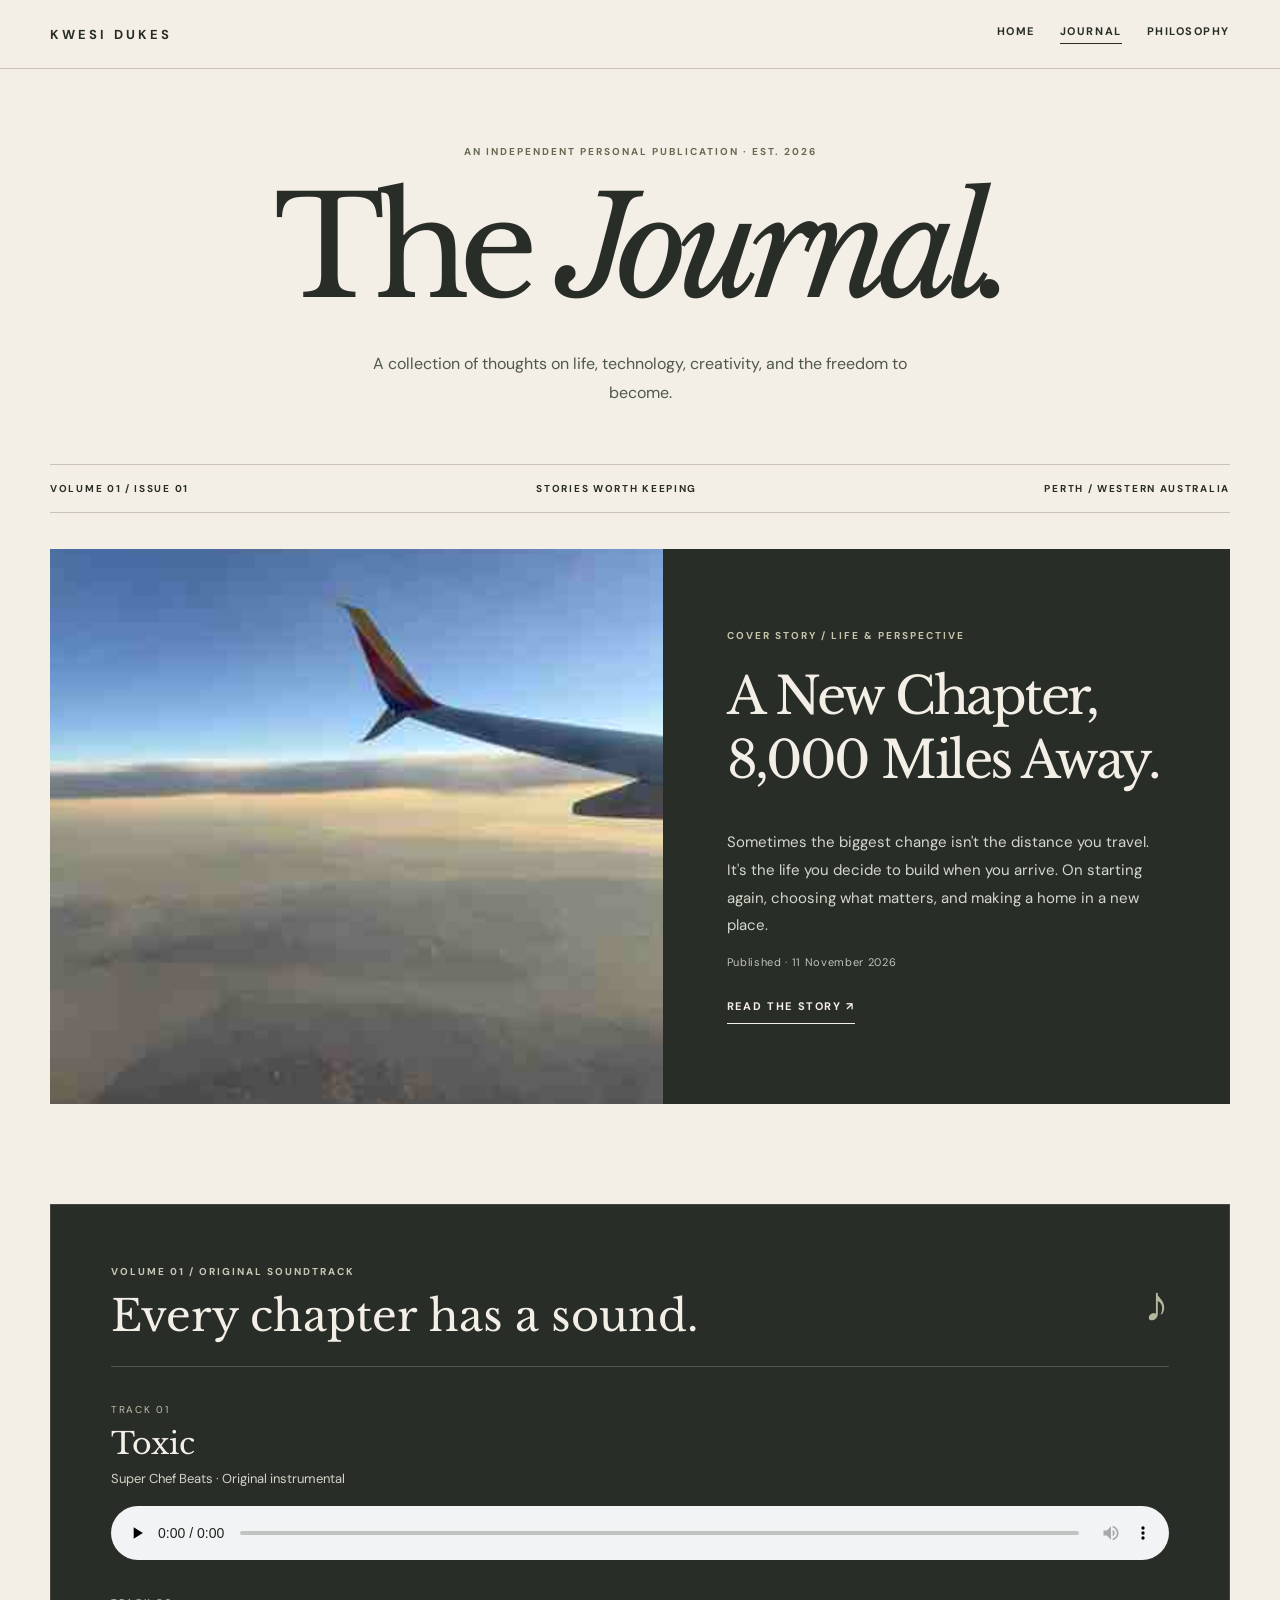
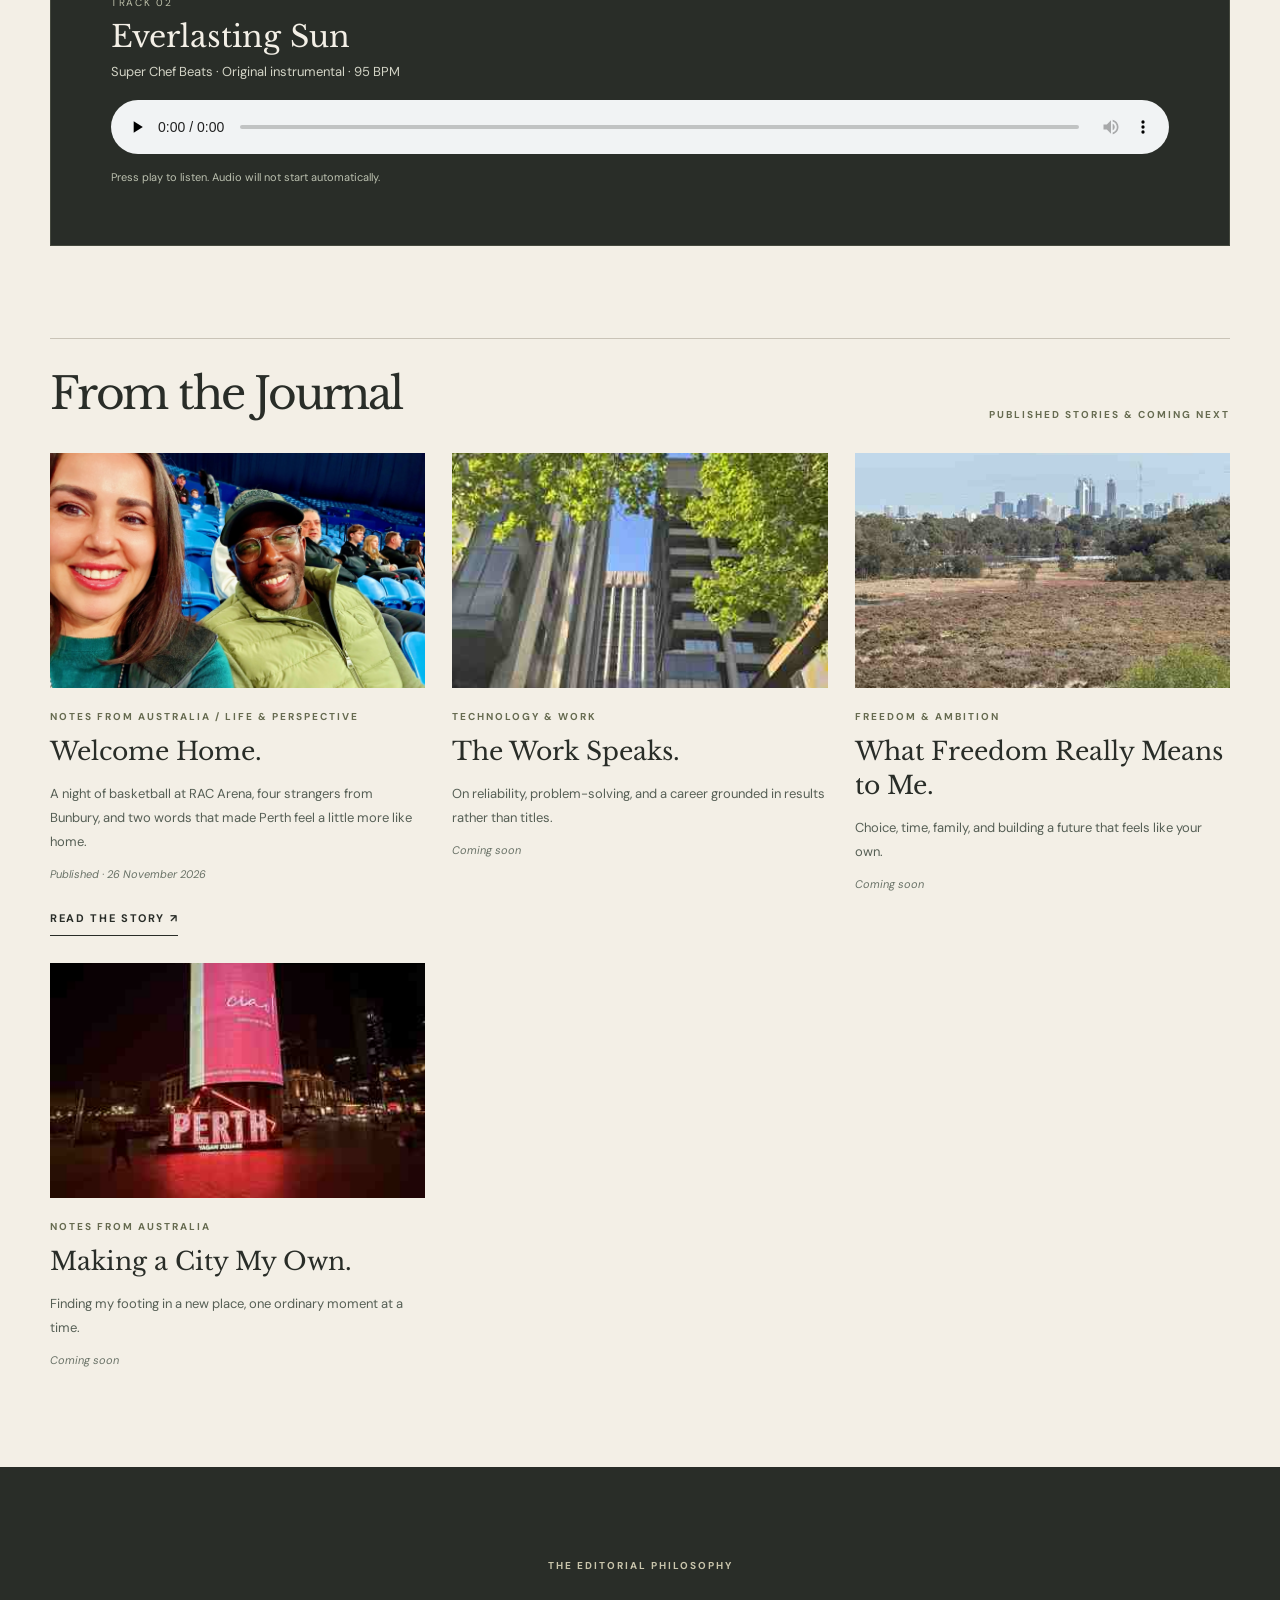
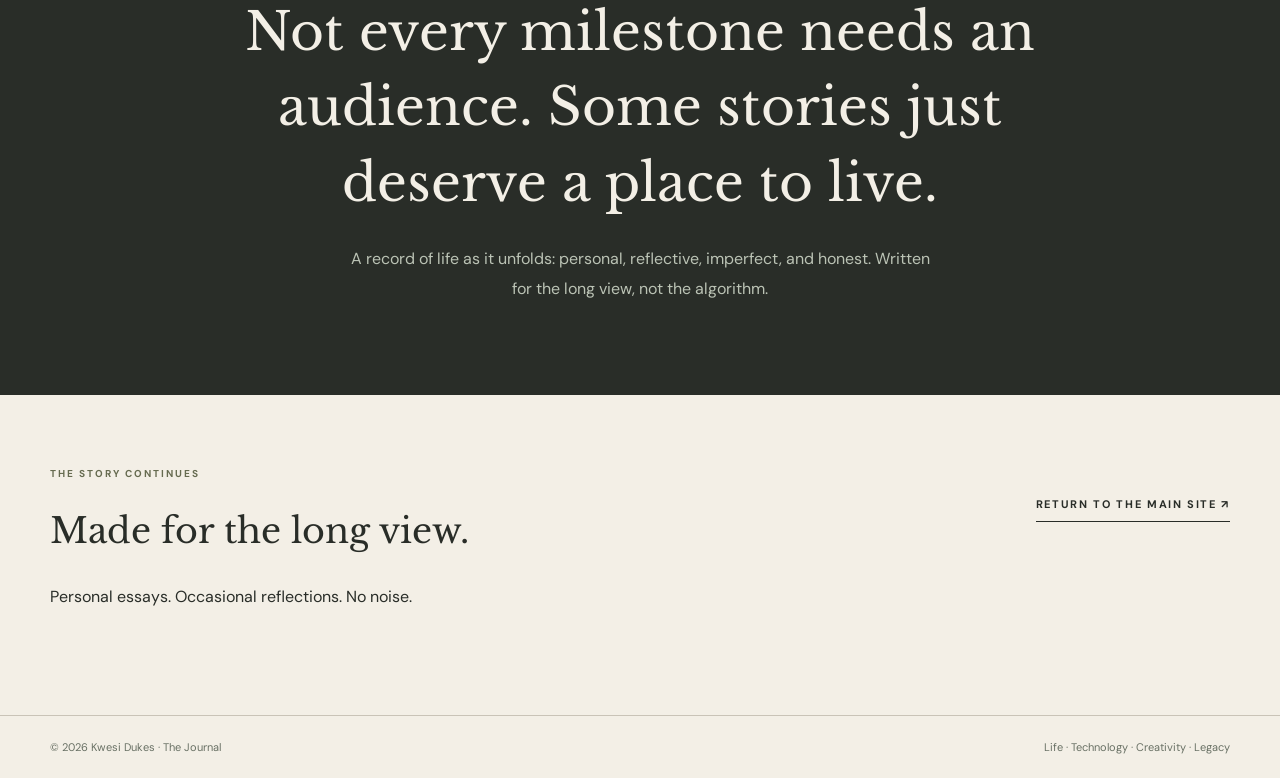
<file: journal/index.html>
<!doctype html><html lang="en"><head><meta charset="utf-8"><meta name="viewport" content="width=device-width,initial-scale=1"><meta name="theme-color" content="#292d28"><meta name="description" content="The Journal by Kwesi Dukes. Personal essays on life, technology, creativity, and building freedom."><link rel="canonical" href="https://kwesidukes.au/journal/"><title>The Journal | Kwesi Dukes</title><link rel="stylesheet" href="/journal/assets/style.css"></head><body><a class="skip" href="#main">Skip to content</a><header class="header"><a class="brand" href="/">KWESI DUKES</a><nav class="nav" aria-label="Primary"><a href="/">Home</a><a href="/journal/" aria-current="page">Journal</a><a href="#philosophy">Philosophy</a></nav></header><main id="main" class="wrap"><section class="mast"><div class="eyebrow">An independent personal publication · Est. 2026</div><h1>The <em>Journal.</em></h1><p>A collection of thoughts on life, technology, creativity, and the freedom to become.</p></section><div class="rule"><span>Volume 01 / Issue 01</span><span>Stories worth keeping</span><span>Perth / Western Australia</span></div><section class="feature" aria-labelledby="featured"><div class="art"><img src="/journal/assets/photos/flight.jpg" alt="Airplane wing above a sunlit landscape" fetchpriority="high"></div><div class="feature-copy"><div class="meta">Cover story / Life & perspective</div><h2 id="featured">A New Chapter, 8,000 Miles Away.</h2><p>Sometimes the biggest change isn't the distance you travel. It's the life you decide to build when you arrive. On starting again, choosing what matters, and making a home in a new place.</p><div class="fine">Published · 11 November 2026</div><a class="read" href="/journal/a-new-chapter/">Read the story ↗</a></div></section><section class="soundtrack" aria-labelledby="soundtrack-title"><div class="soundtrack-heading"><div><div class="eyebrow">Volume 01 / Original soundtrack</div><h2 id="soundtrack-title">Every chapter has a sound.</h2></div><span class="soundtrack-symbol" aria-hidden="true">♪</span></div><div class="track-detail"><div><span class="track-number">Track 01</span><h3>Toxic</h3><p>Super Chef Beats · Original instrumental</p></div></div><audio controls preload="none" aria-label="Play Toxic by Super Chef Beats"><source src="https://d2ol7oe51mr4n9.cloudfront.net/user_3KXMnQRZBMOCVnfVsOdpJRZrMG2/7170dc75-3847-48ef-bcc7-d3e44967b0ee.mp3" type="audio/mpeg">Your browser does not support audio playback. <a href="https://d2ol7oe51mr4n9.cloudfront.net/user_3KXMnQRZBMOCVnfVsOdpJRZrMG2/7170dc75-3847-48ef-bcc7-d3e44967b0ee.mp3">Listen to Toxic</a>.</audio><div class="track-detail"><div><span class="track-number">Track 02</span><h3>Everlasting Sun</h3><p>Super Chef Beats · Original instrumental · 95 BPM</p></div></div><audio controls preload="none" aria-label="Play Everlasting Sun by Super Chef Beats"><source src="/journal/assets/audio/everlasting-sun.mp3" type="audio/mpeg">Your browser does not support audio playback. <a href="/journal/assets/audio/everlasting-sun.mp3">Listen to Everlasting Sun</a>.</audio><p class="soundtrack-note">Press play to listen. Audio will not start automatically.</p></section><section id="stories"><div class="section-title"><h2>From the Journal</h2><span class="label">Published stories &amp; coming next</span></div><div class="cards"><article class="card"><img class="card-art" src="/journal/assets/photos/welcome-home.jpg" alt="Kwesi and Yas smiling together at RAC Arena in Perth" loading="lazy" style="object-position:center 30%"><div class="meta">Notes from Australia / Life & perspective</div><h3>Welcome Home.</h3><p>A night of basketball at RAC Arena, four strangers from Bunbury, and two words that made Perth feel a little more like home.</p><div class="note">Published · 26 November 2026</div><a class="read" href="/journal/welcome-home/">Read the story ↗</a></article><article class="card"><img class="card-art" src="/journal/assets/photos/city-canopy.jpg" alt="Perth buildings framed by trees" loading="lazy"><div class="meta">Technology & work</div><h3>The Work Speaks.</h3><p>On reliability, problem-solving, and a career grounded in results rather than titles.</p><div class="note">Coming soon</div></article><article class="card"><img class="card-art" src="/journal/assets/photos/perth-skyline.jpg" alt="Perth skyline above green wetlands" loading="lazy"><div class="meta">Freedom & ambition</div><h3>What Freedom Really Means to Me.</h3><p>Choice, time, family, and building a future that feels like your own.</p><div class="note">Coming soon</div></article><article class="card"><img class="card-art" src="/journal/assets/photos/perth-night.jpg" alt="Illuminated Perth sign at night" loading="lazy"><div class="meta">Notes from Australia</div><h3>Making a City My Own.</h3><p>Finding my footing in a new place, one ordinary moment at a time.</p><div class="note">Coming soon</div></article></div></section></main><section class="manifesto" id="philosophy"><div class="eyebrow">The editorial philosophy</div><h2>Not every milestone needs an audience. Some stories just deserve a place to live.</h2><p>A record of life as it unfolds: personal, reflective, imperfect, and honest. Written for the long view, not the algorithm.</p></section><div class="wrap closing"><div><div class="eyebrow">The story continues</div><h2>Made for the long view.</h2><p>Personal essays. Occasional reflections. No noise.</p></div><a class="read" href="/">Return to the main site ↗</a></div><footer class="footer"><span>© 2026 Kwesi Dukes · The Journal</span><span>Life · Technology · Creativity · Legacy</span></footer></body></html>
</file>
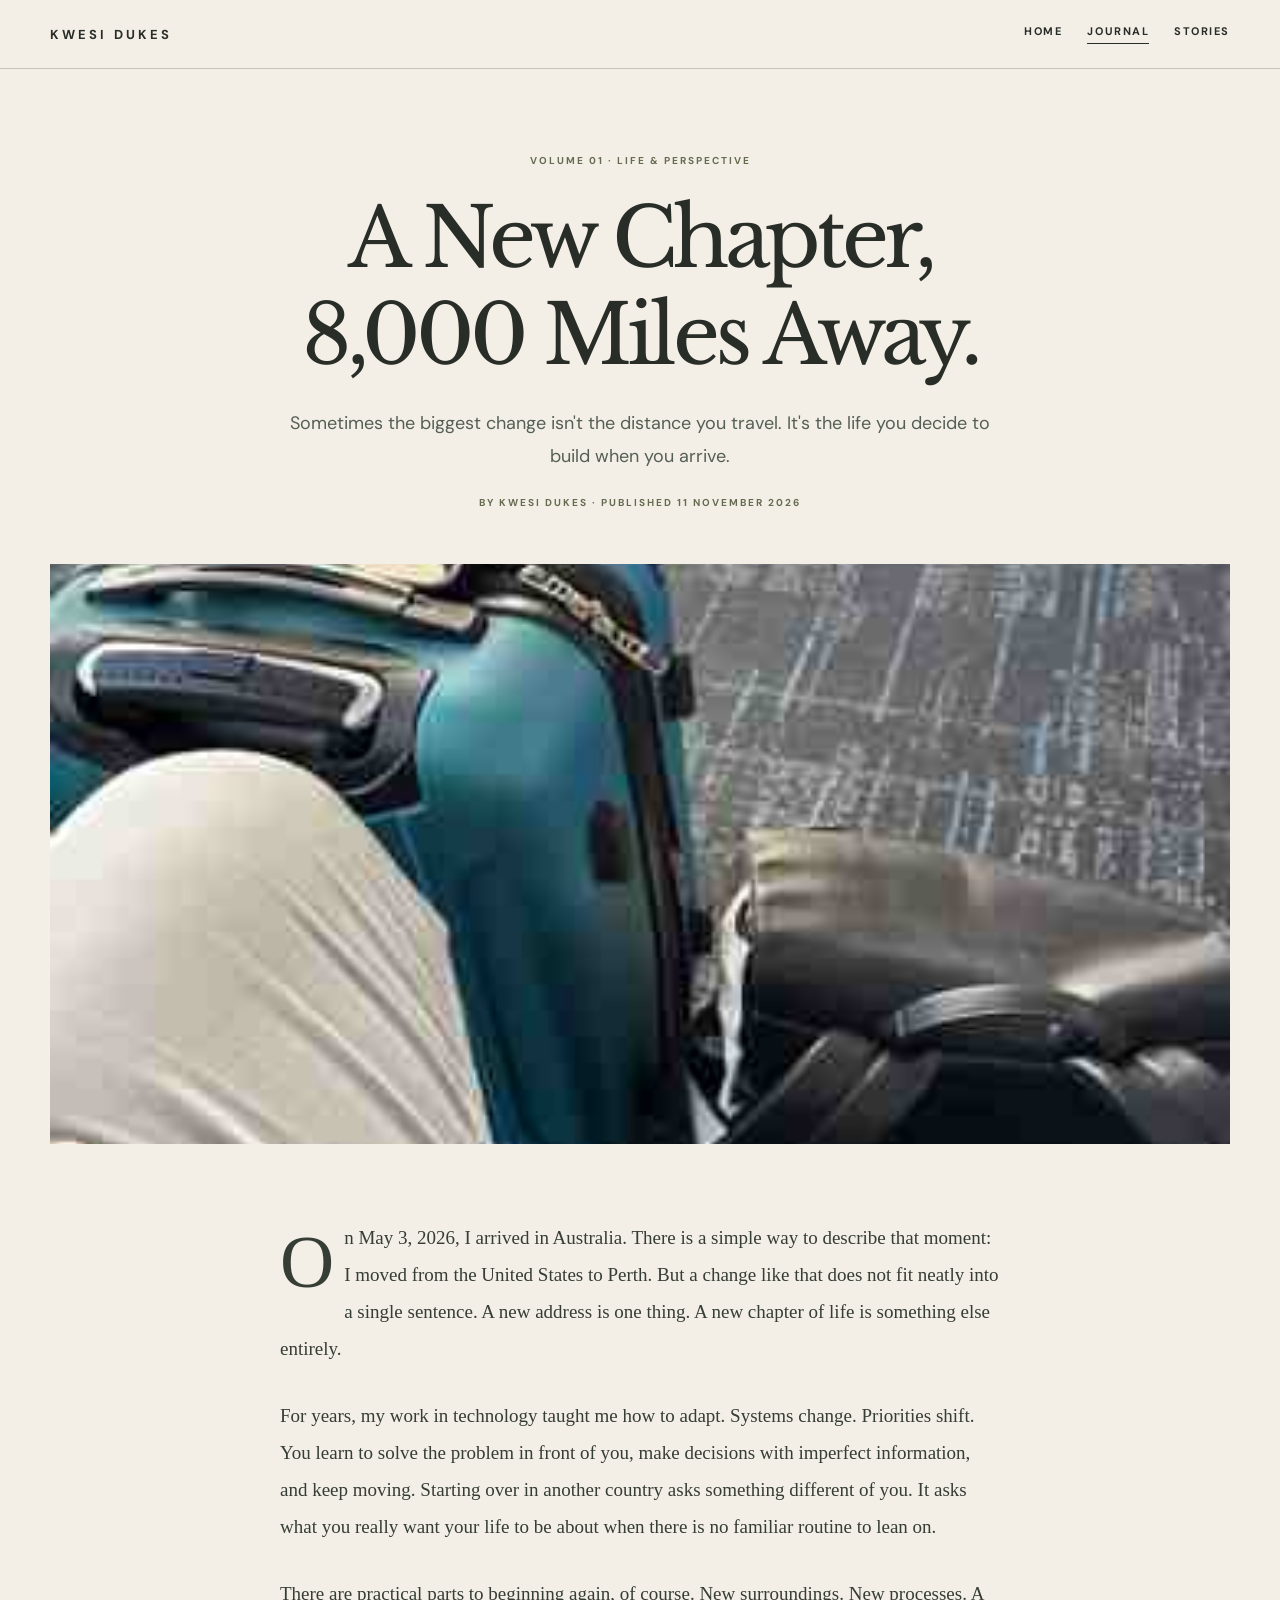
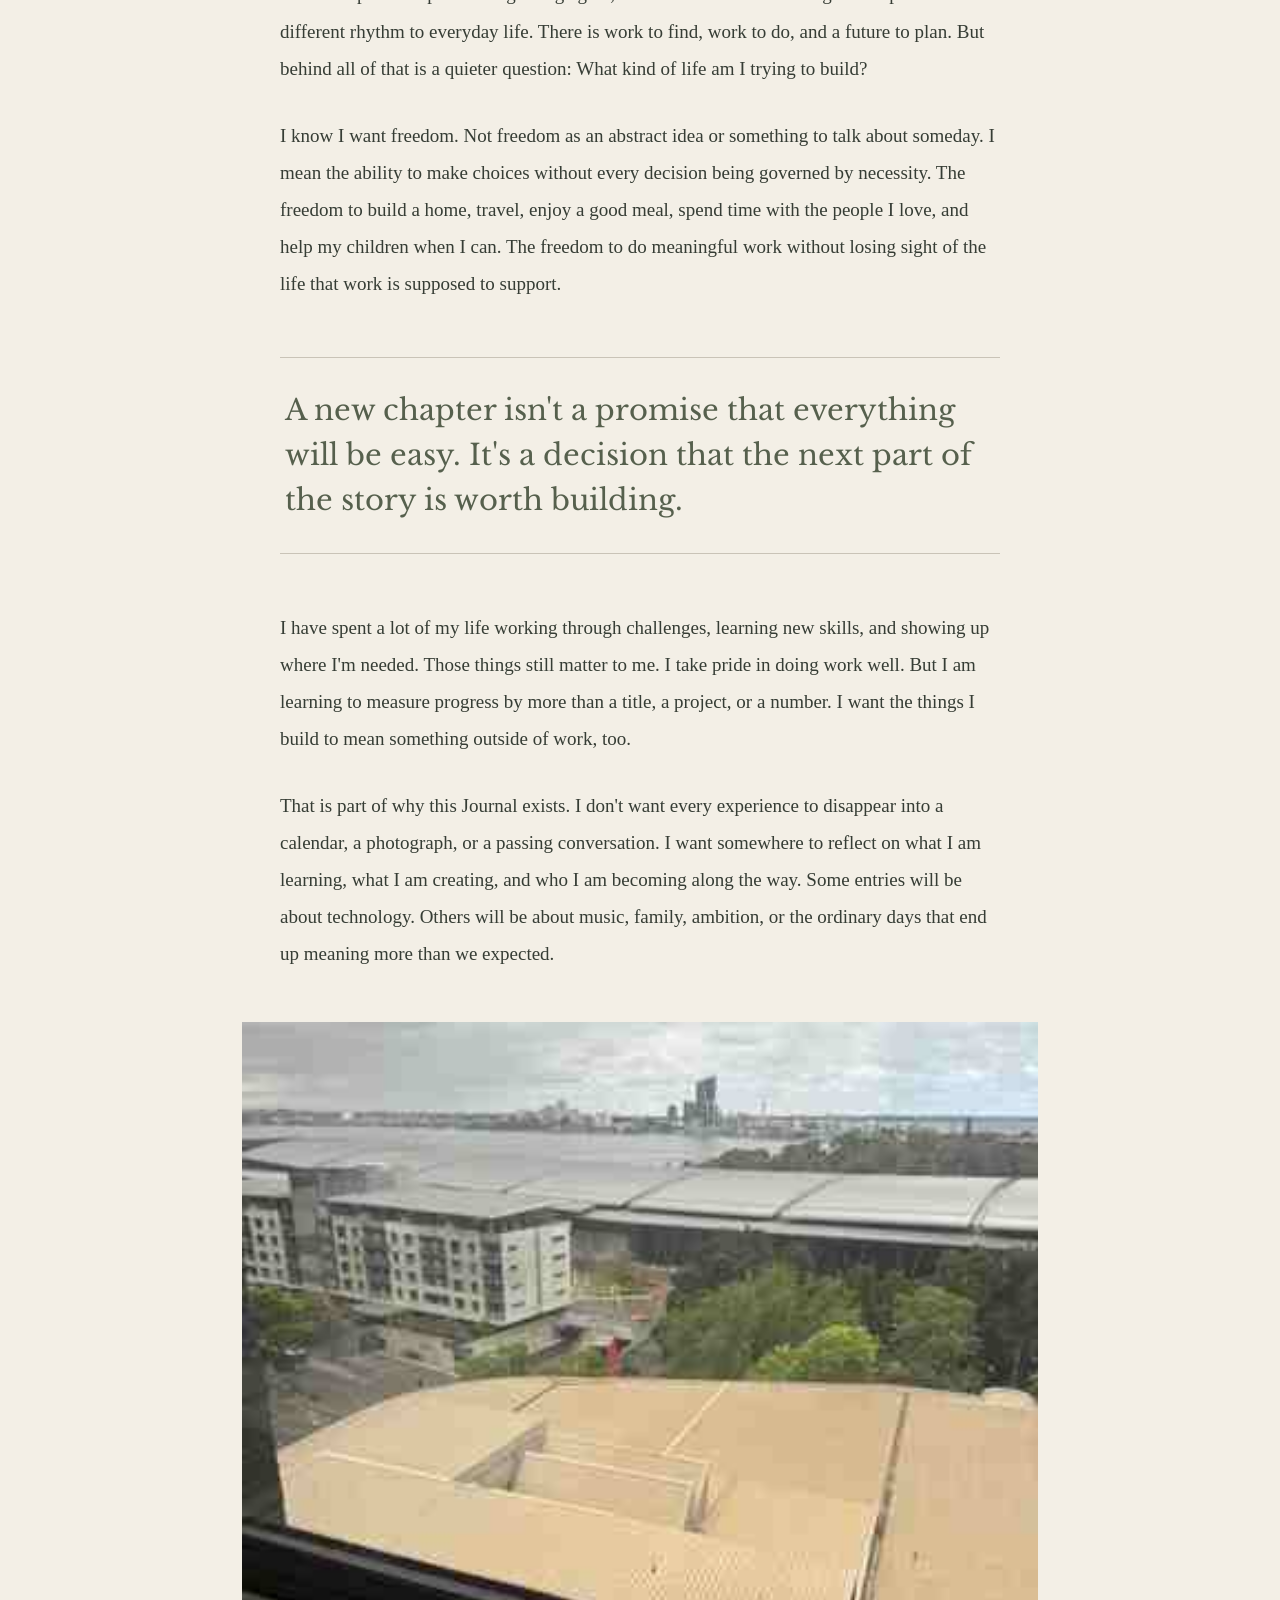
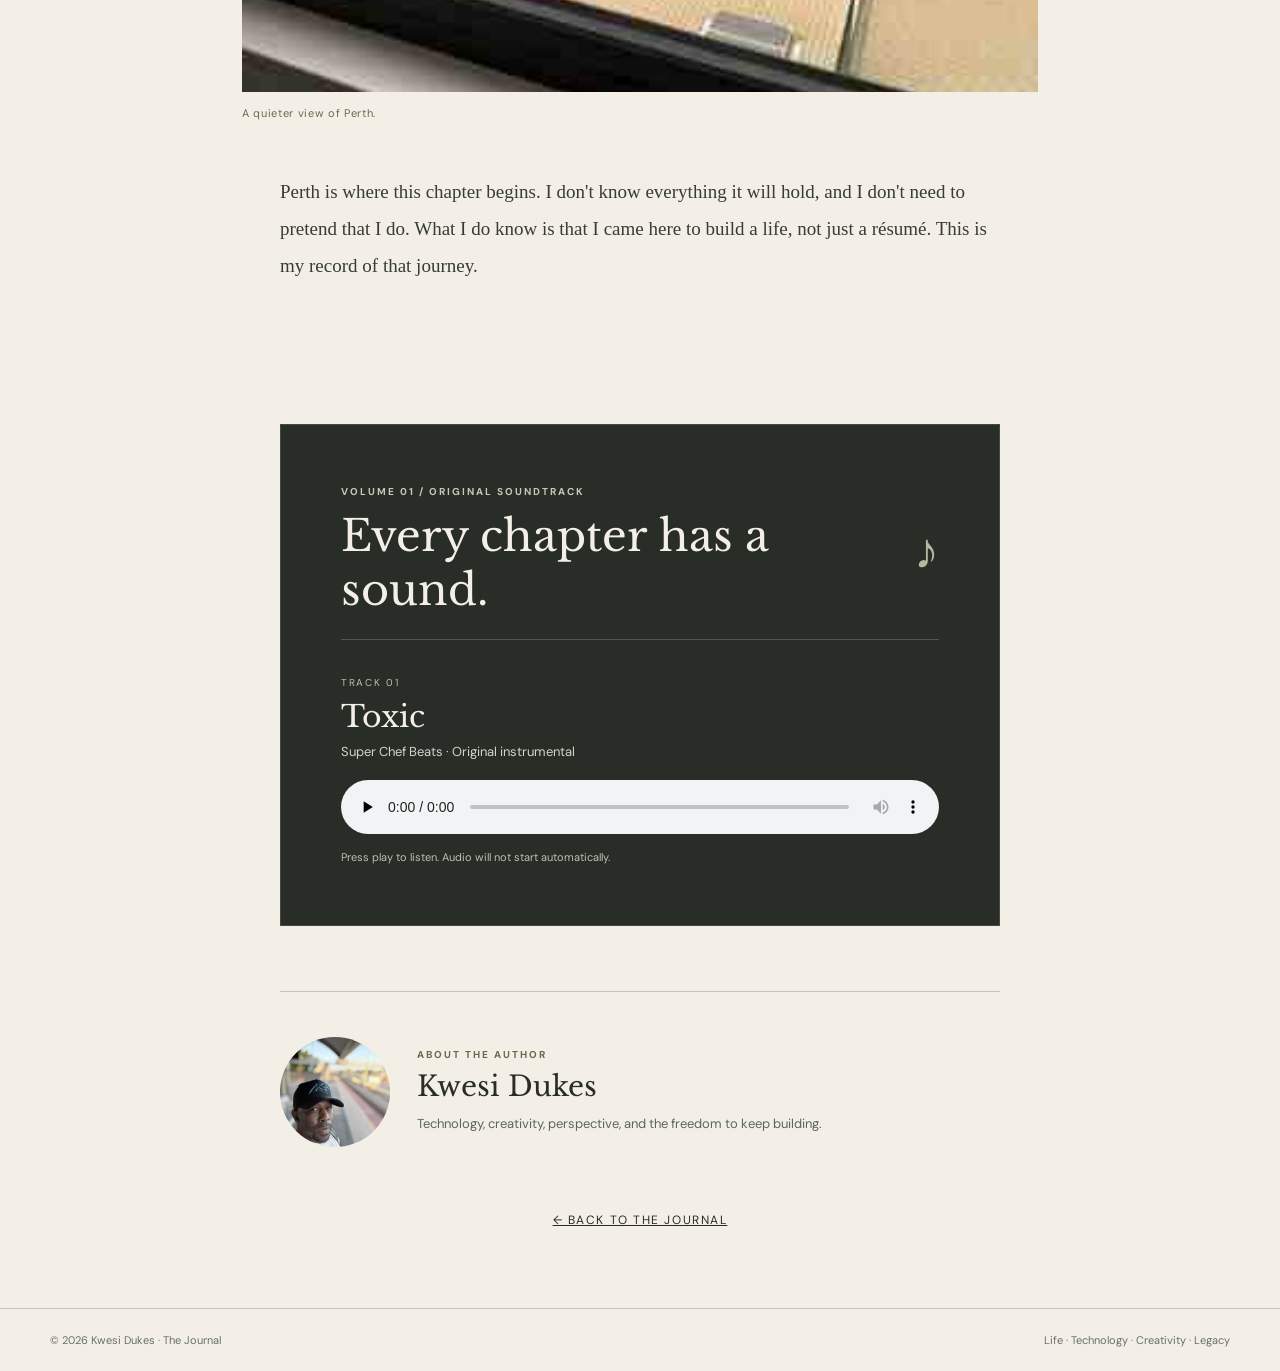
<file: journal/a-new-chapter/index.html>
<!doctype html><html lang="en"><head><meta charset="utf-8"><meta name="viewport" content="width=device-width,initial-scale=1"><meta name="theme-color" content="#292d28"><meta name="description" content="A New Chapter, 8,000 Miles Away. A personal essay by Kwesi Dukes."><link rel="canonical" href="https://kwesidukes.au/journal/a-new-chapter/"><title>A New Chapter, 8,000 Miles Away | The Journal</title><link rel="stylesheet" href="/journal/assets/style.css"></head><body><a class="skip" href="#main">Skip to content</a><header class="header"><a class="brand" href="/">KWESI DUKES</a><nav class="nav" aria-label="Primary"><a href="/">Home</a><a href="/journal/" aria-current="page">Journal</a><a href="/journal/#stories">Stories</a></nav></header><main id="main"><div class="wrap"><header class="article-head"><div class="eyebrow">Volume 01 · Life & perspective</div><h1>A New Chapter,<br>8,000 Miles Away.</h1><p class="dek">Sometimes the biggest change isn't the distance you travel. It's the life you decide to build when you arrive.</p><div class="meta">By Kwesi Dukes · Published 11 November 2026</div></header><div class="article-art"><img src="/journal/assets/photos/luggage.jpg" alt="Personal luggage and travel bags at the beginning of a journey" fetchpriority="high"></div><article class="article-body"><p>On May 3, 2026, I arrived in Australia. There is a simple way to describe that moment: I moved from the United States to Perth. But a change like that does not fit neatly into a single sentence. A new address is one thing. A new chapter of life is something else entirely.</p><p>For years, my work in technology taught me how to adapt. Systems change. Priorities shift. You learn to solve the problem in front of you, make decisions with imperfect information, and keep moving. Starting over in another country asks something different of you. It asks what you really want your life to be about when there is no familiar routine to lean on.</p><p>There are practical parts to beginning again, of course. New surroundings. New processes. A different rhythm to everyday life. There is work to find, work to do, and a future to plan. But behind all of that is a quieter question: What kind of life am I trying to build?</p><p>I know I want freedom. Not freedom as an abstract idea or something to talk about someday. I mean the ability to make choices without every decision being governed by necessity. The freedom to build a home, travel, enjoy a good meal, spend time with the people I love, and help my children when I can. The freedom to do meaningful work without losing sight of the life that work is supposed to support.</p><aside class="pull">A new chapter isn't a promise that everything will be easy. It's a decision that the next part of the story is worth building.</aside><p>I have spent a lot of my life working through challenges, learning new skills, and showing up where I'm needed. Those things still matter to me. I take pride in doing work well. But I am learning to measure progress by more than a title, a project, or a number. I want the things I build to mean something outside of work, too.</p><p>That is part of why this Journal exists. I don't want every experience to disappear into a calendar, a photograph, or a passing conversation. I want somewhere to reflect on what I am learning, what I am creating, and who I am becoming along the way. Some entries will be about technology. Others will be about music, family, ambition, or the ordinary days that end up meaning more than we expected.</p><figure class="photo-break"><img src="/journal/assets/photos/river-view.jpg" loading="lazy" alt="View over Perth and the river"><figcaption>A quieter view of Perth.</figcaption></figure><p>Perth is where this chapter begins. I don't know everything it will hold, and I don't need to pretend that I do. What I do know is that I came here to build a life, not just a résumé. This is my record of that journey.</p></article><section class="soundtrack soundtrack-inline" aria-labelledby="soundtrack-title-essay"><div class="soundtrack-heading"><div><div class="eyebrow">Volume 01 / Original soundtrack</div><h2 id="soundtrack-title-essay">Every chapter has a sound.</h2></div><span class="soundtrack-symbol" aria-hidden="true">♪</span></div><div class="track-detail"><div><span class="track-number">Track 01</span><h3>Toxic</h3><p>Super Chef Beats · Original instrumental</p></div></div><audio controls preload="none" aria-label="Play Toxic by Super Chef Beats"><source src="https://d2ol7oe51mr4n9.cloudfront.net/user_3KXMnQRZBMOCVnfVsOdpJRZrMG2/7170dc75-3847-48ef-bcc7-d3e44967b0ee.mp3" type="audio/mpeg">Your browser does not support audio playback. <a href="https://d2ol7oe51mr4n9.cloudfront.net/user_3KXMnQRZBMOCVnfVsOdpJRZrMG2/7170dc75-3847-48ef-bcc7-d3e44967b0ee.mp3">Listen to Toxic</a>.</audio><p class="soundtrack-note">Press play to listen. Audio will not start automatically.</p></section><section class="author"><img src="/journal/assets/photos/portrait.jpg" alt="Kwesi Dukes on a train platform" loading="lazy"><div><div class="eyebrow">About the author</div><h2>Kwesi Dukes</h2><p>Technology, creativity, perspective, and the freedom to keep building.</p></div></section><a class="back" href="/journal/">← Back to The Journal</a></div></main><footer class="footer"><span>© 2026 Kwesi Dukes · The Journal</span><span>Life · Technology · Creativity · Legacy</span></footer></body></html>
</file>
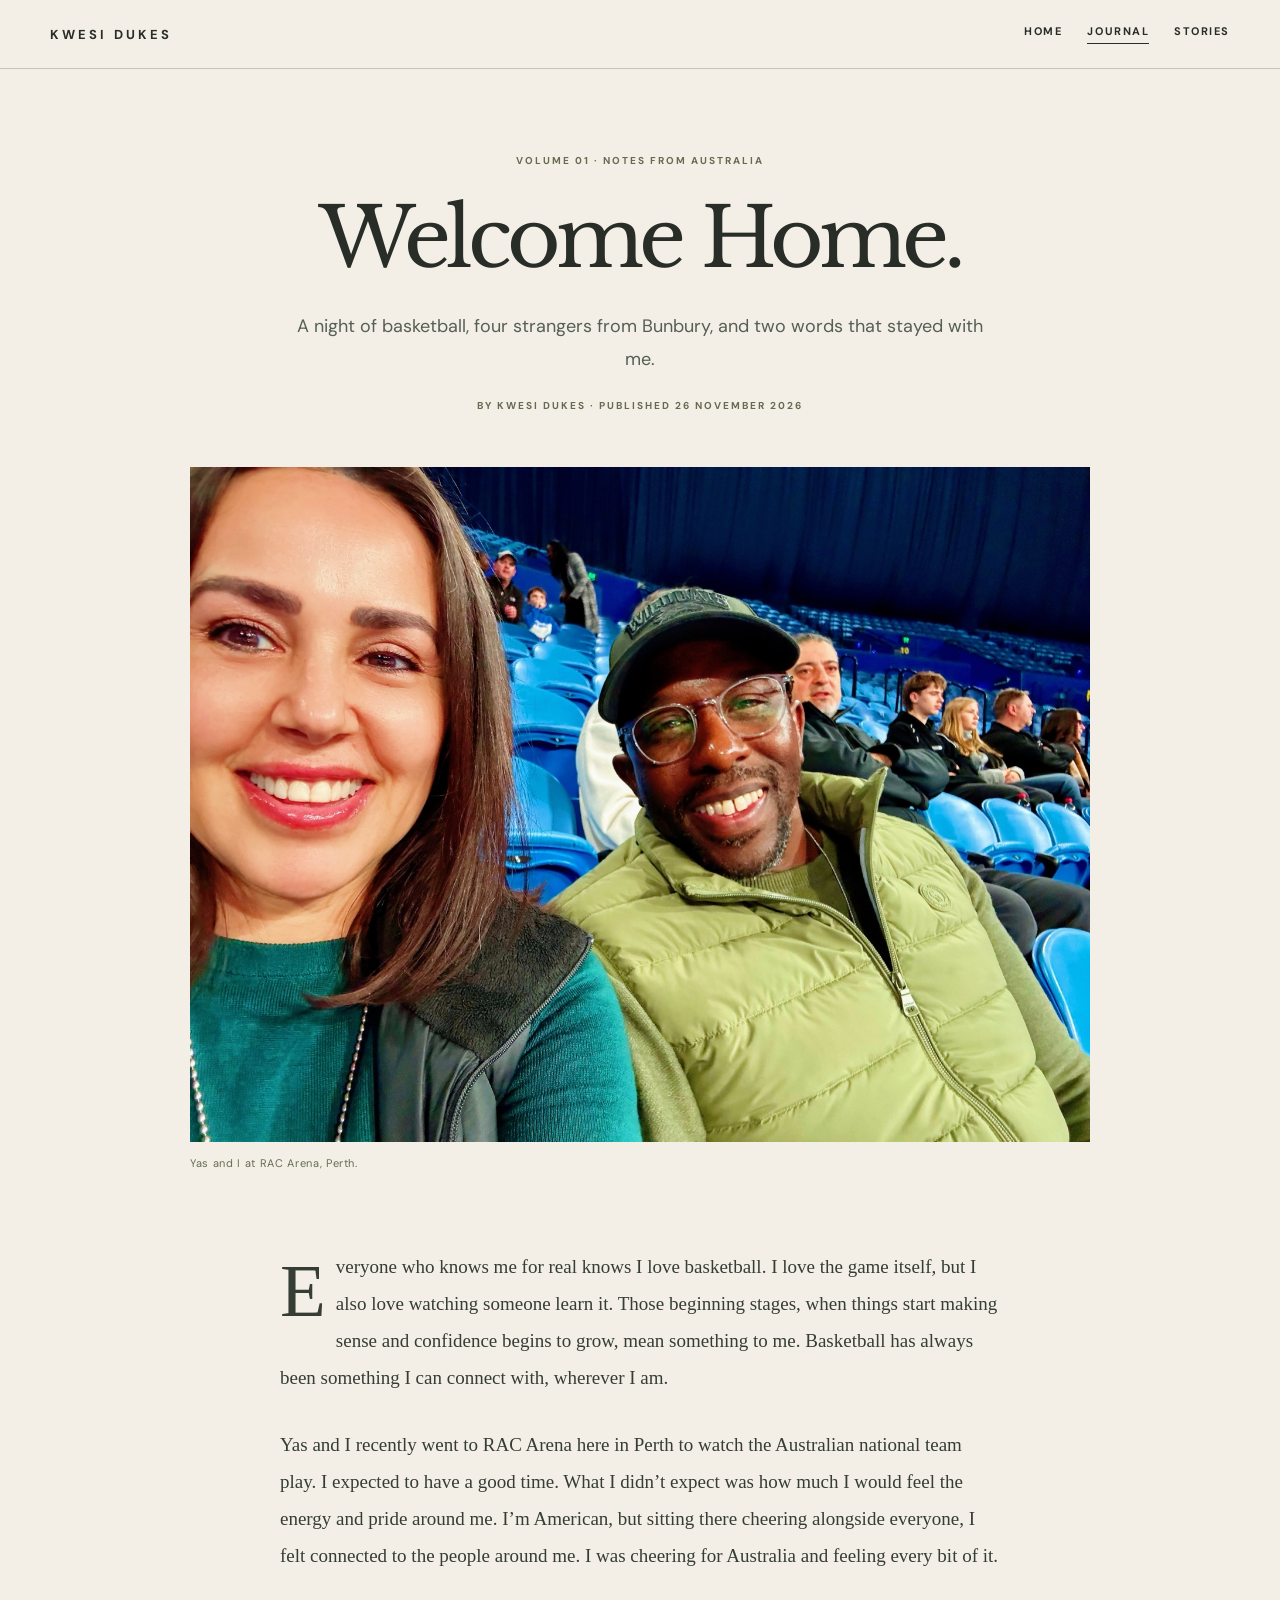
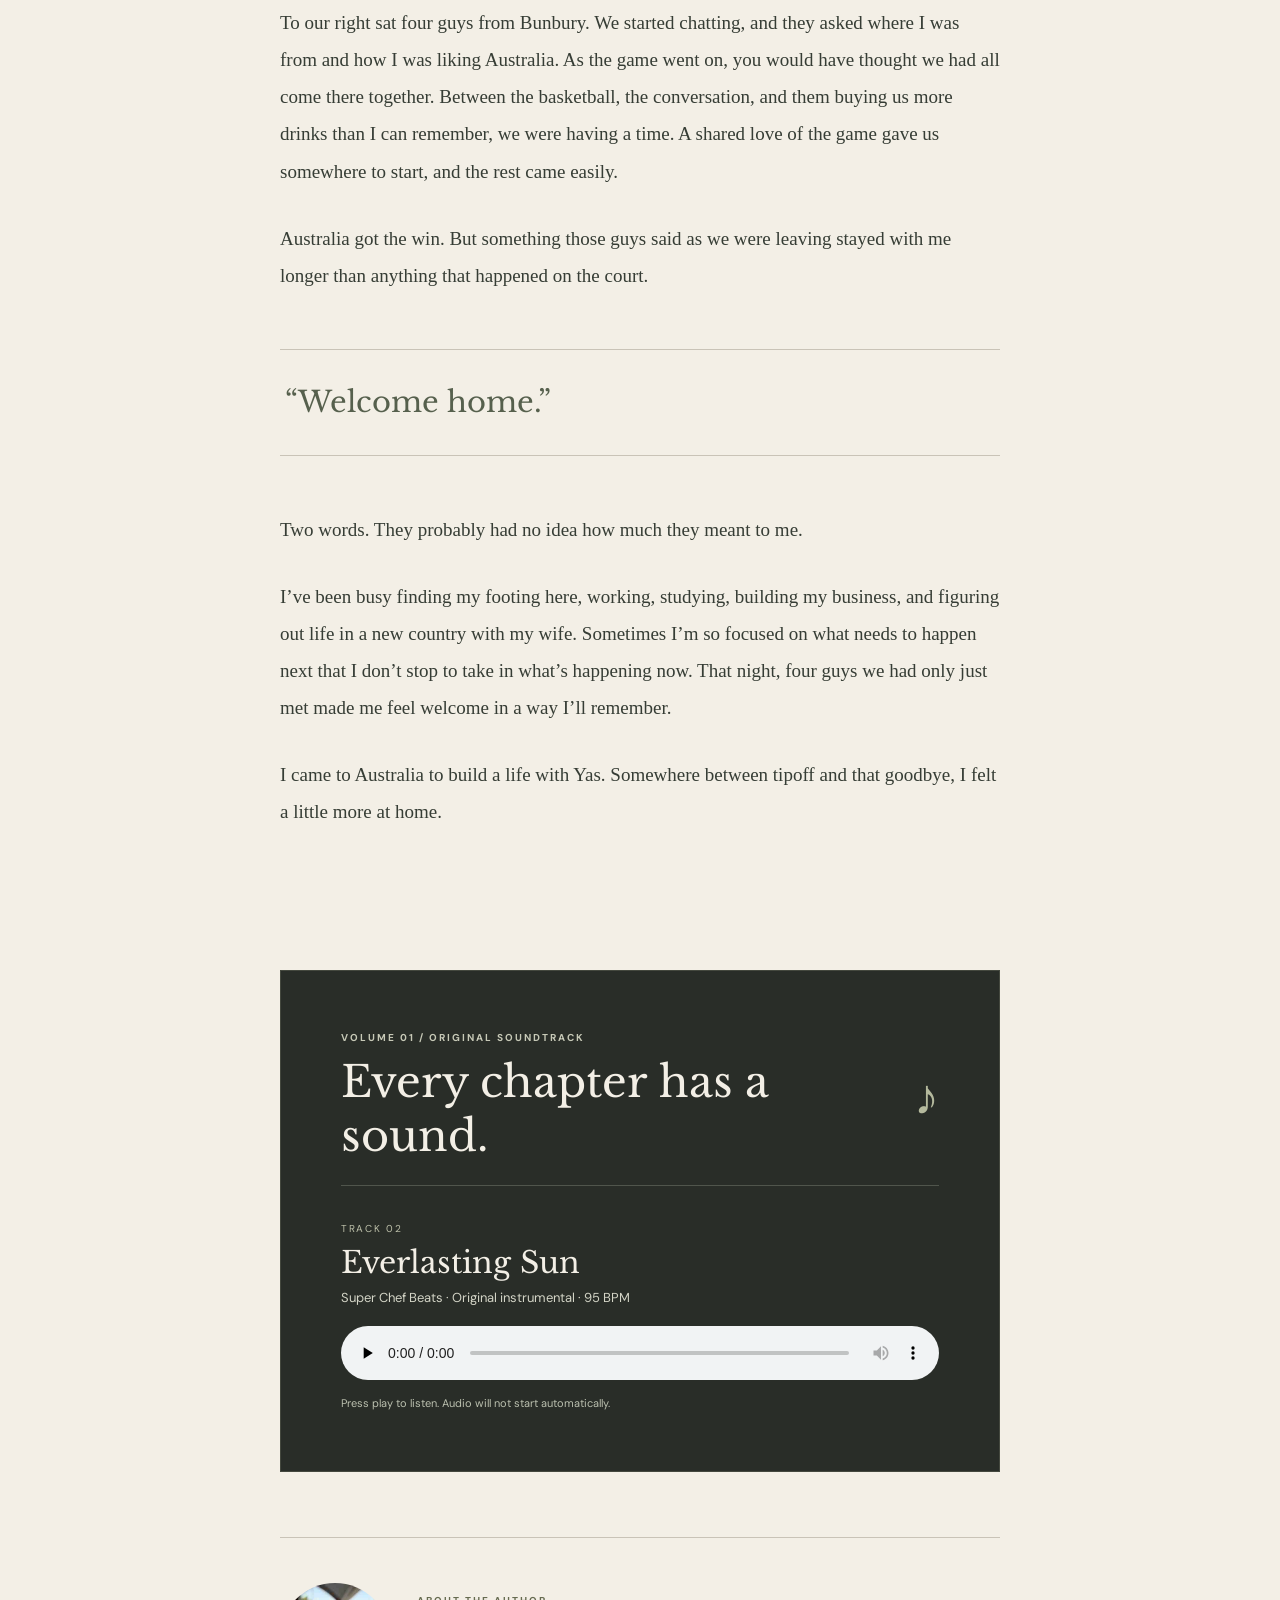
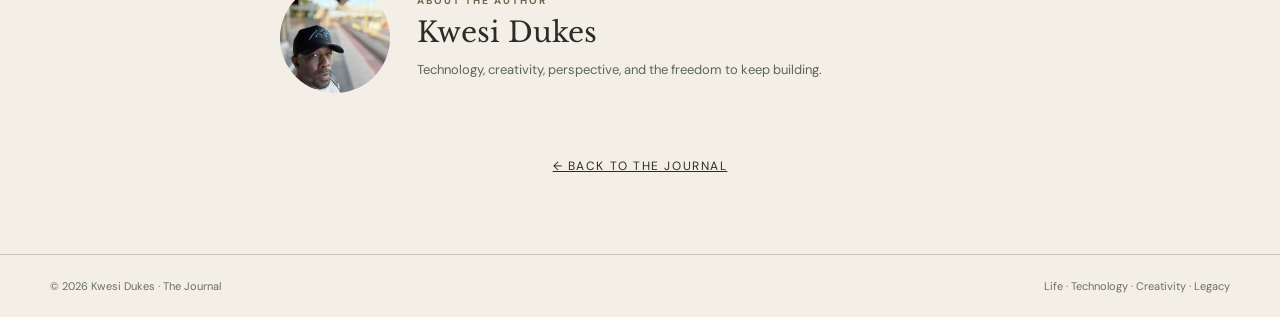
<file: journal/welcome-home/index.html>
<!doctype html>
<html lang="en">
<head>
  <meta charset="utf-8">
  <meta name="viewport" content="width=device-width,initial-scale=1">
  <meta name="theme-color" content="#292d28">
  <meta name="description" content="Welcome Home. A personal essay by Kwesi Dukes on basketball, belonging, and life in Australia.">
  <link rel="canonical" href="https://kwesidukes.au/journal/welcome-home/">
  <title>Welcome Home | The Journal</title>
  <link rel="stylesheet" href="/journal/assets/style.css">
</head>
<body>
  <a class="skip" href="#main">Skip to content</a>
  <header class="header"><a class="brand" href="/">KWESI DUKES</a><nav class="nav" aria-label="Primary"><a href="/">Home</a><a href="/journal/" aria-current="page">Journal</a><a href="/journal/#stories">Stories</a></nav></header>
  <main id="main">
    <div class="wrap">
      <header class="article-head">
        <div class="eyebrow">Volume 01 · Notes from Australia</div>
        <h1>Welcome Home.</h1>
        <p class="dek">A night of basketball, four strangers from Bunbury, and two words that stayed with me.</p>
        <div class="meta">By Kwesi Dukes · Published 26 November 2026</div>
      </header>
      <figure class="welcome-photo"><img src="/journal/assets/photos/welcome-home.jpg" alt="Kwesi and Yas smiling together at RAC Arena in Perth" width="1536" height="1152" fetchpriority="high"><figcaption>Yas and I at RAC Arena, Perth.</figcaption></figure>
      <article class="article-body">
        <p>Everyone who knows me for real knows I love basketball. I love the game itself, but I also love watching someone learn it. Those beginning stages, when things start making sense and confidence begins to grow, mean something to me. Basketball has always been something I can connect with, wherever I am.</p>
        <p>Yas and I recently went to RAC Arena here in Perth to watch the Australian national team play. I expected to have a good time. What I didn’t expect was how much I would feel the energy and pride around me. I’m American, but sitting there cheering alongside everyone, I felt connected to the people around me. I was cheering for Australia and feeling every bit of it.</p>
        <p>To our right sat four guys from Bunbury. We started chatting, and they asked where I was from and how I was liking Australia. As the game went on, you would have thought we had all come there together. Between the basketball, the conversation, and them buying us more drinks than I can remember, we were having a time. A shared love of the game gave us somewhere to start, and the rest came easily.</p>
        <p>Australia got the win. But something those guys said as we were leaving stayed with me longer than anything that happened on the court.</p>
        <aside class="pull">“Welcome home.”</aside>
        <p>Two words. They probably had no idea how much they meant to me.</p>
        <p>I’ve been busy finding my footing here, working, studying, building my business, and figuring out life in a new country with my wife. Sometimes I’m so focused on what needs to happen next that I don’t stop to take in what’s happening now. That night, four guys we had only just met made me feel welcome in a way I’ll remember.</p>
        <p>I came to Australia to build a life with Yas. Somewhere between tipoff and that goodbye, I felt a little more at home.</p>
      </article>
      <section class="soundtrack soundtrack-inline" aria-labelledby="soundtrack-title-essay"><div class="soundtrack-heading"><div><div class="eyebrow">Volume 01 / Original soundtrack</div><h2 id="soundtrack-title-essay">Every chapter has a sound.</h2></div><span class="soundtrack-symbol" aria-hidden="true">♪</span></div><div class="track-detail"><div><span class="track-number">Track 02</span><h3>Everlasting Sun</h3><p>Super Chef Beats · Original instrumental · 95 BPM</p></div></div><audio controls preload="none" aria-label="Play Everlasting Sun by Super Chef Beats"><source src="/journal/assets/audio/everlasting-sun.mp3" type="audio/mpeg">Your browser does not support audio playback. <a href="/journal/assets/audio/everlasting-sun.mp3">Listen to Everlasting Sun</a>.</audio><p class="soundtrack-note">Press play to listen. Audio will not start automatically.</p></section>
      <section class="author"><img src="/journal/assets/photos/portrait.jpg" alt="Kwesi Dukes on a train platform" loading="lazy"><div><div class="eyebrow">About the author</div><h2>Kwesi Dukes</h2><p>Technology, creativity, perspective, and the freedom to keep building.</p></div></section>
      <a class="back" href="/journal/">← Back to The Journal</a>
    </div>
  </main>
  <footer class="footer"><span>© 2026 Kwesi Dukes · The Journal</span><span>Life · Technology · Creativity · Legacy</span></footer>
</body>
</html>
</file>
<file: journal/assets/style.css>
@import url('https://fonts.googleapis.com/css2?family=DM+Sans:wght@400;500;600;700&family=Libre+Baskerville:ital,wght@0,400;0,700;1,400&display=swap');
:root{--paper:#f3efe6;--ink:#292d28;--olive:#666b50;--border:#c9c3b7;--muted:#62685d}*{box-sizing:border-box}html{scroll-behavior:smooth}body{margin:0;background:var(--paper);color:var(--ink);font-family:'DM Sans',Arial,sans-serif}a{color:inherit}a:focus-visible{outline:3px solid #a58569;outline-offset:4px}.wrap{width:min(1180px,calc(100% - 44px));margin:auto}.header,.footer{display:flex;align-items:center;justify-content:space-between;gap:22px;padding:24px max(22px,calc((100vw - 1180px)/2));border-bottom:1px solid var(--border)}.brand{text-decoration:none;font-size:13px;letter-spacing:.24em;font-weight:700}.nav{display:flex;gap:25px}.nav a{text-decoration:none;font-size:11px;letter-spacing:.14em;text-transform:uppercase;font-weight:700}.nav a[aria-current]{border-bottom:1px solid;padding-bottom:5px}.eyebrow,.meta,.label{font-size:10px;font-weight:700;letter-spacing:.2em;text-transform:uppercase;color:var(--olive)}h1,h2,h3,.pull{font-family:'Libre Baskerville',Georgia,serif;font-weight:400}p{line-height:1.85}.mast{text-align:center;padding:76px 12px 56px}.mast h1{font-size:clamp(65px,11vw,138px);line-height:1.05;letter-spacing:-.075em;margin:19px 0 27px}.mast p{max-width:580px;margin:auto;color:#50574d;font-size:16px}.rule{border-block:1px solid var(--border);padding:17px 0;display:flex;justify-content:space-between;gap:14px;font-size:10px;letter-spacing:.17em;text-transform:uppercase;font-weight:700}.feature{display:grid;grid-template-columns:1.08fr 1fr;margin:36px 0 100px;min-height:555px;background:var(--ink);color:var(--paper)}.art{position:relative;min-height:490px;overflow:hidden;background:linear-gradient(155deg,#d9c5a0 0%,#a2a893 43%,#273b36 100%)}.art:before{content:'';position:absolute;width:150px;height:150px;border-radius:50%;background:#f2d5a1;left:18%;top:22%;box-shadow:0 0 85px #f2d5a175}.art:after{content:'PERTH · WESTERN AUSTRALIA';position:absolute;bottom:24px;left:25px;font-size:10px;letter-spacing:.2em;color:#fff}.feature-copy{padding:clamp(35px,5vw,75px);display:flex;flex-direction:column;justify-content:center}.feature-copy .meta{color:#c7c4ab}.feature h2{font-size:clamp(35px,4vw,56px);line-height:1.25;letter-spacing:-.05em;margin:22px 0}.feature p{font-size:15px;color:#d3d8cc}.fine{font-size:11px;letter-spacing:.06em;color:#bec4b7}.read{display:inline-block;align-self:flex-start;text-decoration:none;font-size:11px;font-weight:700;text-transform:uppercase;letter-spacing:.15em;border-bottom:1px solid;margin-top:30px;padding-bottom:10px}.section-title{display:flex;align-items:end;justify-content:space-between;border-top:1px solid var(--border);padding:27px 0 32px;gap:16px}.section-title h2{font-size:clamp(30px,4vw,44px);letter-spacing:-.05em;margin:0}.cards{display:grid;grid-template-columns:repeat(3,1fr);gap:27px;margin-bottom:100px}.card-art{height:235px;margin-bottom:22px;background:#49574d}.card:nth-child(2) .card-art{background:linear-gradient(120deg,#aa8668,#e0d1b7)}.card:nth-child(3) .card-art{background:radial-gradient(ellipse at bottom,#aca07e,#38433b 72%)}.card h3{font-size:25px;margin:12px 0;line-height:1.35}.card p{font-size:13px;color:#565f55}.note{font-size:11px;color:#697267;font-style:italic}.manifesto{text-align:center;background:var(--ink);color:var(--paper);padding:92px 24px}.manifesto .eyebrow{color:#c9c5ac}.manifesto h2{font-size:clamp(28px,4.6vw,52px);line-height:1.45;max-width:930px;margin:23px auto}.manifesto p{color:#bbc3b5;max-width:580px;margin:auto}.closing{padding:72px 0 88px;display:flex;justify-content:space-between;gap:25px;align-items:center}.closing h2{font-size:35px}.footer{border-top:1px solid var(--border);border-bottom:0;font-size:11px;color:#687064}.article-head{text-align:center;max-width:900px;margin:85px auto 55px}.article-head h1{font-size:clamp(44px,7vw,82px);letter-spacing:-.06em;line-height:1.18;margin:23px 0}.dek{font-size:18px;color:#555f53;max-width:710px;margin:0 auto 23px}.article-art{height:clamp(300px,47vw,580px);background:linear-gradient(155deg,#d9c5a0,#8d9b8a 50%,#24372f);position:relative}.article-art:after{content:'A NEW CHAPTER · PERTH';position:absolute;bottom:23px;left:26px;color:white;font-size:10px;letter-spacing:.2em}.article-body{max-width:720px;margin:0 auto;padding:75px 0 110px}.article-body p{font:19px/1.95 Georgia,serif;color:#363d35;margin:0 0 30px}.article-body p:first-child:first-letter{float:left;font-size:75px;line-height:.92;padding:8px 10px 0 0}.pull{font-size:29px;line-height:1.55;padding:30px 5px;border-block:1px solid var(--border);margin:55px 0;color:#56604d}.back{display:block;text-align:center;margin-bottom:80px;text-transform:uppercase;letter-spacing:.13em;font-size:12px}.skip{position:absolute;left:-9999px}.skip:focus{left:20px;top:20px;background:white;padding:12px;z-index:10}@media(max-width:800px){.feature{grid-template-columns:1fr}.art{min-height:340px}.feature-copy{padding:40px 32px 55px}.cards{grid-template-columns:1fr 1fr}}@media(max-width:560px){.header,.footer{padding:21px}.nav{gap:12px}.nav a{font-size:10px}.nav a:nth-child(3){display:none}.mast{padding:55px 0}.rule span:nth-child(2){display:none}.feature{margin-bottom:70px}.cards{grid-template-columns:1fr}.card-art{height:275px}.closing{display:block;padding:60px 0}.article-head{margin:65px auto 43px}.article-body{padding:50px 0 80px}.article-body p{font-size:18px}.pull{font-size:24px}}
/* Photographic edition */
.art{background:#35433a}.art:before,.art:after,.article-art:after{content:none;display:none}.art img,.article-art img{display:block;width:100%;height:100%;object-fit:cover}.art img{position:absolute;inset:0}.card-art{display:block;width:100%;height:235px;object-fit:cover}.article-art{overflow:hidden;background:#35433a}.photo-break{margin:50px -38px}.photo-break img{width:100%;display:block;max-height:670px;object-fit:cover}.photo-break figcaption{font:11px/1.6 'DM Sans',sans-serif;color:#666b50;letter-spacing:.06em;margin-top:13px}.author{display:flex;align-items:center;gap:27px;border-top:1px solid var(--border);padding:45px 0 65px;max-width:720px;margin:auto}.author img{width:110px;height:110px;border-radius:50%;object-fit:cover;object-position:center 28%}.author h2{font-size:28px;margin:8px 0}.author p{font-size:13px;color:#5b665c;margin:0}@media(max-width:800px){.art img{position:absolute}}@media(max-width:560px){.card-art{height:275px}.photo-break{margin:38px 0}.author img{width:84px;height:84px}.author{gap:17px}}

/* Published issue refinements: purposeful non-repeating photography */
.article-art img{object-position:center 58%}
.welcome-photo{margin:0 auto;max-width:900px}.welcome-photo img{display:block;width:100%;height:auto}.welcome-photo figcaption{font:11px/1.6 'DM Sans',sans-serif;color:#666b50;letter-spacing:.06em;margin-top:13px}

/* Volume 01 original soundtrack */
.soundtrack{background:#292d28;color:#f3efe6;padding:clamp(28px,5vw,60px);margin:0 auto 92px;max-width:1180px;border:1px solid #44483e}.soundtrack .eyebrow{color:#c7c9b7}.soundtrack-heading{display:flex;justify-content:space-between;gap:16px;align-items:center;border-bottom:1px solid #50554c;padding-bottom:22px}.soundtrack h2{font-size:clamp(25px,3.4vw,43px);line-height:1.25;margin:12px 0 0}.soundtrack-symbol{font-size:50px;line-height:1;color:#b4b99d}.track-detail{display:flex;justify-content:space-between;align-items:center;padding:30px 0 18px}.soundtrack h3{font-size:30px;margin:7px 0 0}.track-number{font-size:10px;letter-spacing:.17em;text-transform:uppercase;color:#bdc0aa}.track-detail p{font:13px/1.5 'DM Sans',sans-serif;color:#d3d4c6;margin:7px 0 0}.soundtrack audio{width:100%;display:block;accent-color:#a5ab8e}.soundtrack-note{font:11px/1.5 'DM Sans',sans-serif;color:#bbc0af;margin:15px 0 0}.soundtrack-inline{max-width:720px;margin:0 auto 65px}@media(max-width:560px){.soundtrack{padding:28px 23px;margin-bottom:70px}.soundtrack-inline{margin-bottom:55px}}
</file>
